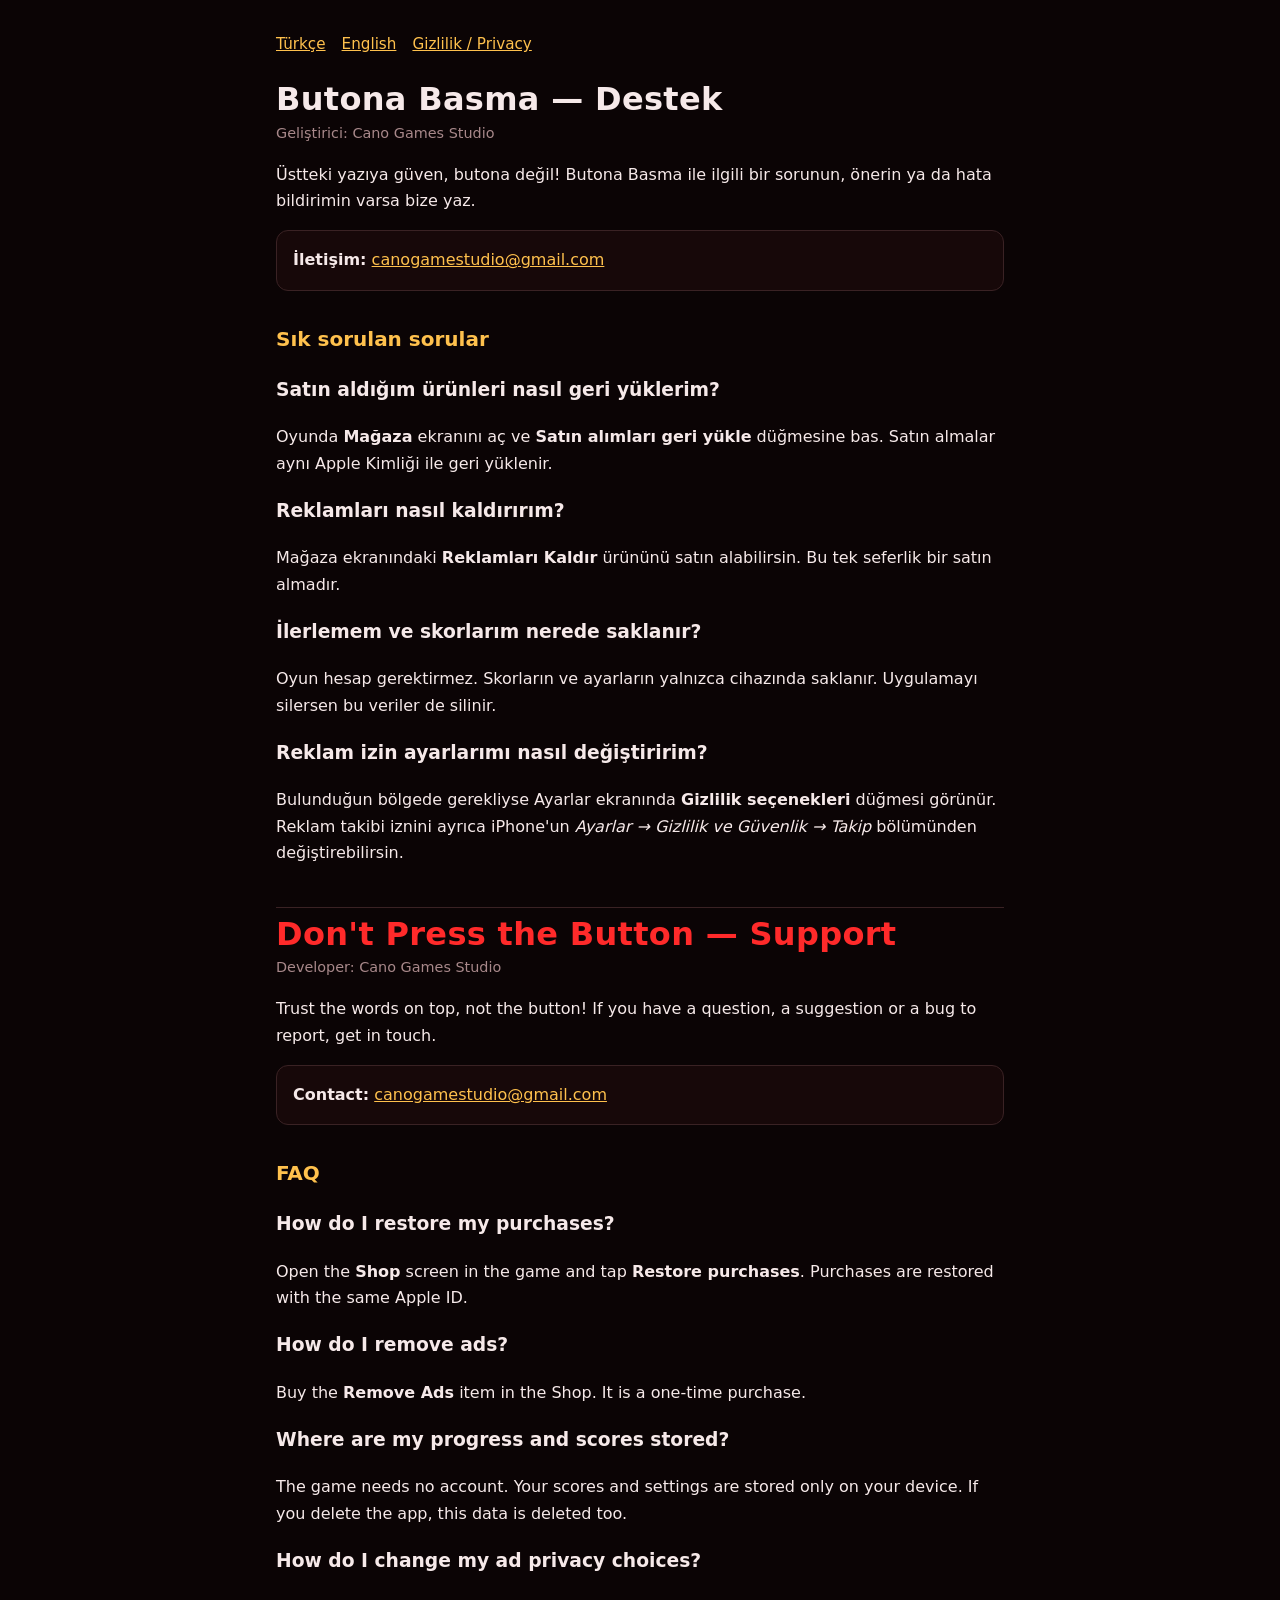
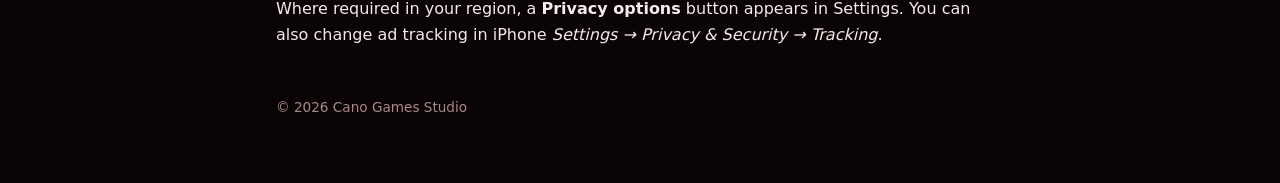
<file: index.html>
<!doctype html>
<html lang="tr">
<head>
<meta charset="utf-8">
<meta name="viewport" content="width=device-width,initial-scale=1">
<title>Butona Basma — Destek / Support</title>
<link rel="stylesheet" href="style.css">
</head>
<body>
<main>
<nav><a href="#tr">Türkçe</a><a href="#en">English</a><a href="privacy.html">Gizlilik / Privacy</a></nav>

<section id="tr">
<h1>Butona Basma — Destek</h1>
<p class="meta">Geliştirici: Cano Games Studio</p>
<p>Üstteki yazıya güven, butona değil! Butona Basma ile ilgili bir sorunun, önerin ya da hata bildirimin varsa bize yaz.</p>
<div class="card"><strong>İletişim:</strong> <a href="mailto:canogamestudio@gmail.com">canogamestudio@gmail.com</a></div>
<h2>Sık sorulan sorular</h2>
<h3>Satın aldığım ürünleri nasıl geri yüklerim?</h3>
<p>Oyunda <strong>Mağaza</strong> ekranını aç ve <strong>Satın alımları geri yükle</strong> düğmesine bas. Satın almalar aynı Apple Kimliği ile geri yüklenir.</p>
<h3>Reklamları nasıl kaldırırım?</h3>
<p>Mağaza ekranındaki <strong>Reklamları Kaldır</strong> ürününü satın alabilirsin. Bu tek seferlik bir satın almadır.</p>
<h3>İlerlemem ve skorlarım nerede saklanır?</h3>
<p>Oyun hesap gerektirmez. Skorların ve ayarların yalnızca cihazında saklanır. Uygulamayı silersen bu veriler de silinir.</p>
<h3>Reklam izin ayarlarımı nasıl değiştiririm?</h3>
<p>Bulunduğun bölgede gerekliyse Ayarlar ekranında <strong>Gizlilik seçenekleri</strong> düğmesi görünür. Reklam takibi iznini ayrıca iPhone'un <em>Ayarlar → Gizlilik ve Güvenlik → Takip</em> bölümünden değiştirebilirsin.</p>
</section>

<section id="en" class="lang">
<h1>Don't Press the Button — Support</h1>
<p class="meta">Developer: Cano Games Studio</p>
<p>Trust the words on top, not the button! If you have a question, a suggestion or a bug to report, get in touch.</p>
<div class="card"><strong>Contact:</strong> <a href="mailto:canogamestudio@gmail.com">canogamestudio@gmail.com</a></div>
<h2>FAQ</h2>
<h3>How do I restore my purchases?</h3>
<p>Open the <strong>Shop</strong> screen in the game and tap <strong>Restore purchases</strong>. Purchases are restored with the same Apple ID.</p>
<h3>How do I remove ads?</h3>
<p>Buy the <strong>Remove Ads</strong> item in the Shop. It is a one-time purchase.</p>
<h3>Where are my progress and scores stored?</h3>
<p>The game needs no account. Your scores and settings are stored only on your device. If you delete the app, this data is deleted too.</p>
<h3>How do I change my ad privacy choices?</h3>
<p>Where required in your region, a <strong>Privacy options</strong> button appears in Settings. You can also change ad tracking in iPhone <em>Settings → Privacy &amp; Security → Tracking</em>.</p>
</section>

<footer>© 2026 Cano Games Studio</footer>
</main>
</body>
</html>
</file>
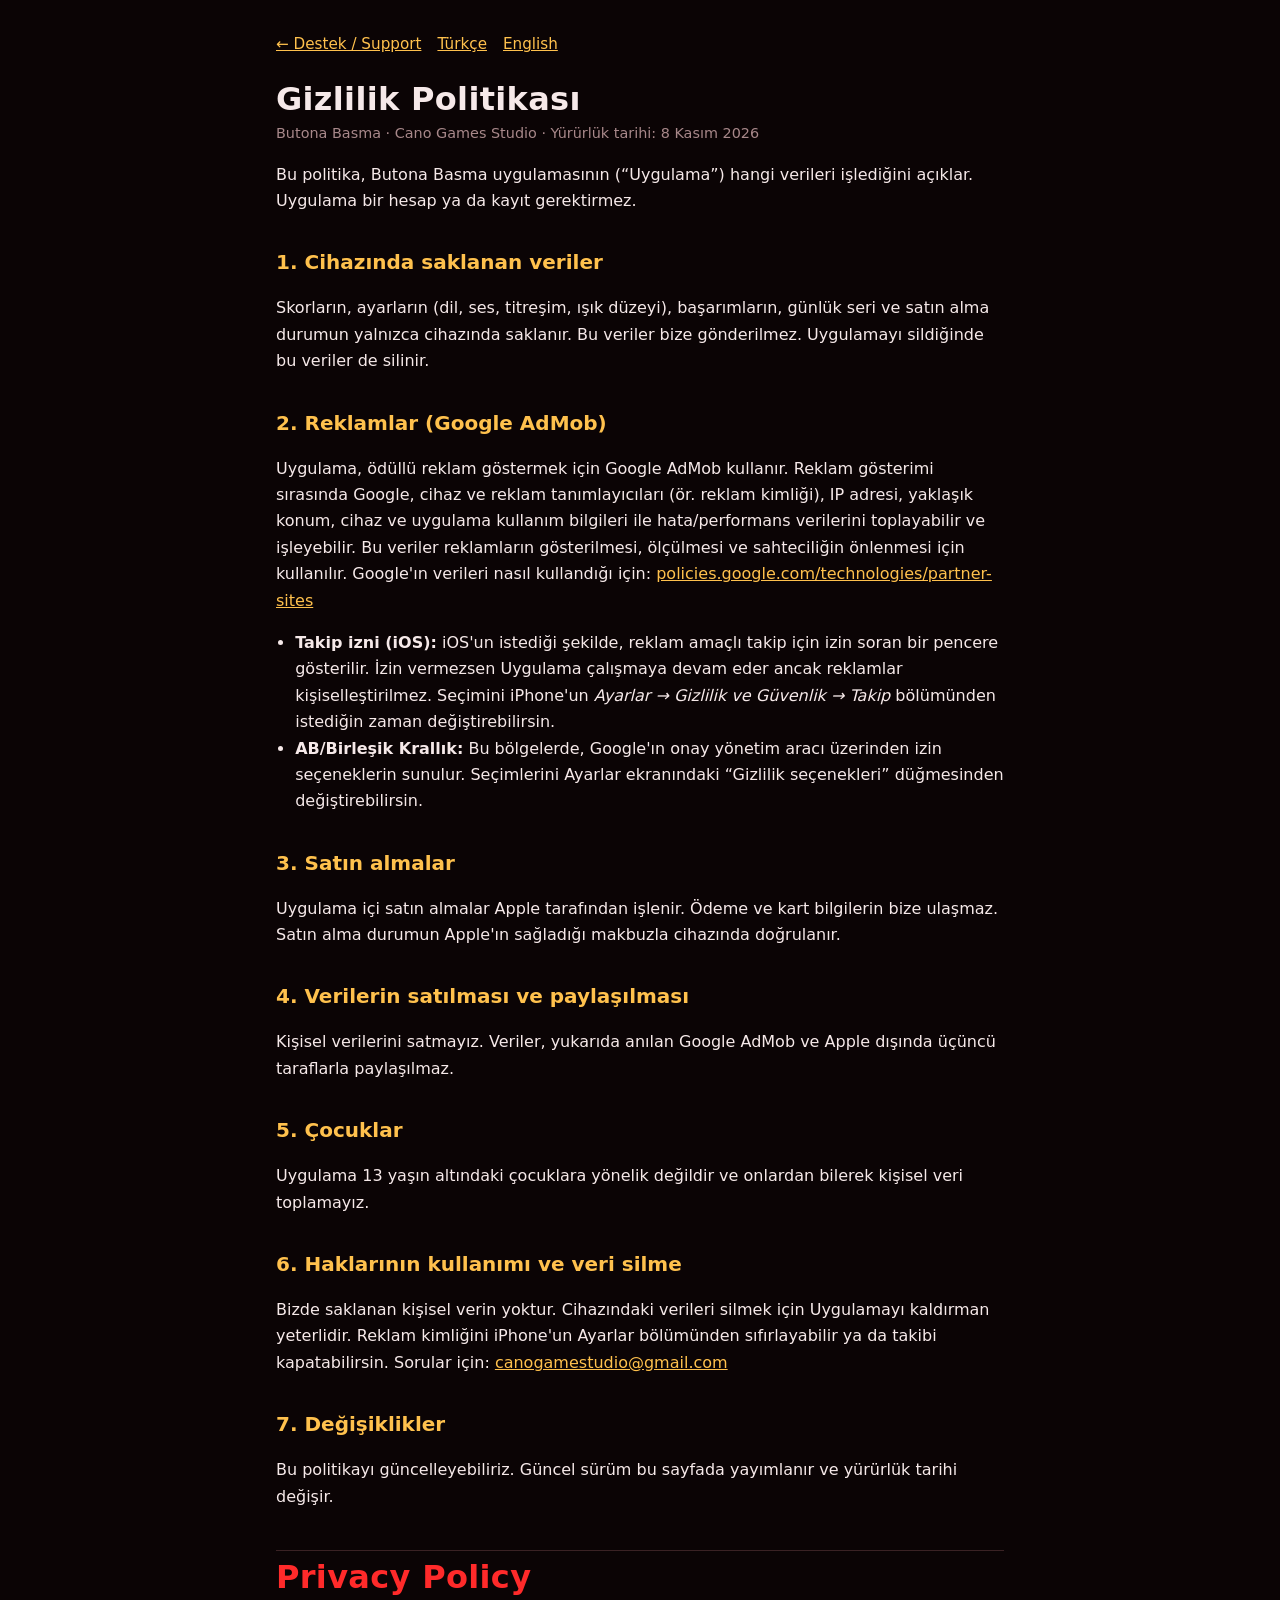
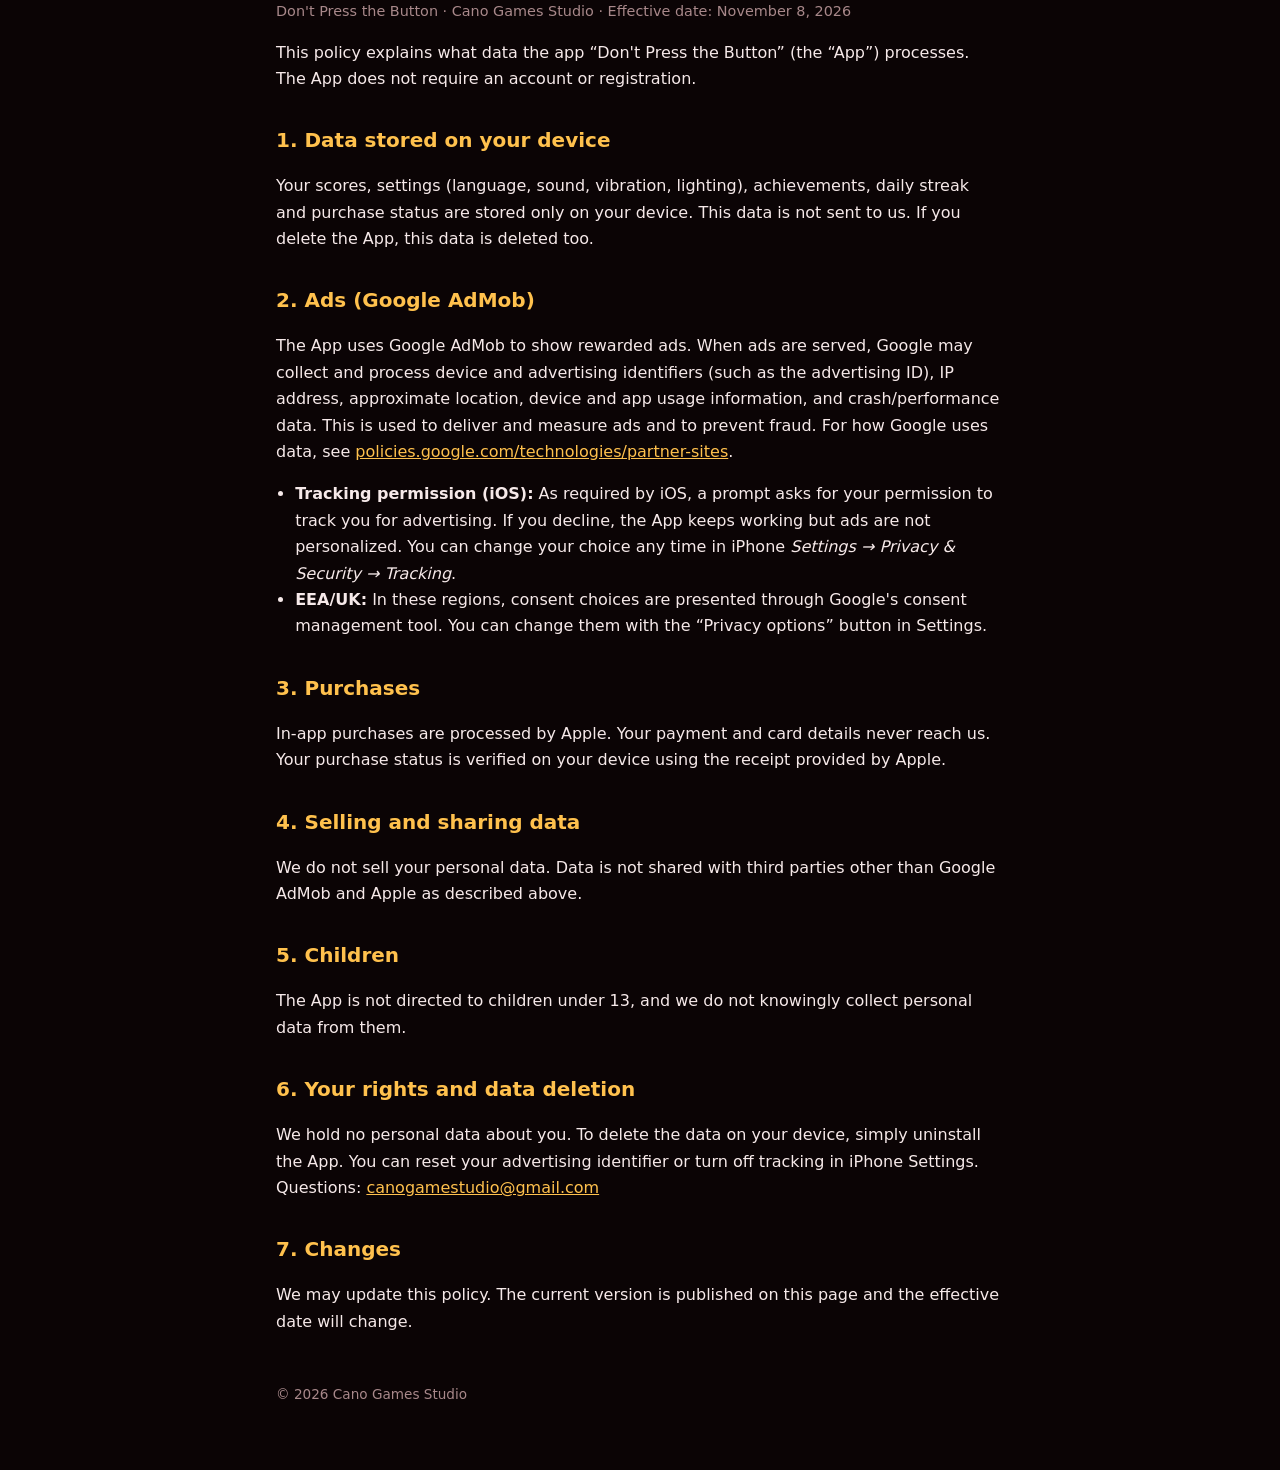
<file: privacy.html>
<!doctype html>
<html lang="tr">
<head>
<meta charset="utf-8">
<meta name="viewport" content="width=device-width,initial-scale=1">
<title>Butona Basma — Gizlilik Politikası / Privacy Policy</title>
<link rel="stylesheet" href="style.css">
</head>
<body>
<main>
<nav><a href="index.html">← Destek / Support</a><a href="#tr">Türkçe</a><a href="#en">English</a></nav>

<section id="tr">
<h1>Gizlilik Politikası</h1>
<p class="meta">Butona Basma · Cano Games Studio · Yürürlük tarihi: 8 Kasım 2026</p>
<p>Bu politika, Butona Basma uygulamasının (“Uygulama”) hangi verileri işlediğini açıklar. Uygulama bir hesap ya da kayıt gerektirmez.</p>

<h2>1. Cihazında saklanan veriler</h2>
<p>Skorların, ayarların (dil, ses, titreşim, ışık düzeyi), başarımların, günlük seri ve satın alma durumun yalnızca cihazında saklanır. Bu veriler bize gönderilmez. Uygulamayı sildiğinde bu veriler de silinir.</p>

<h2>2. Reklamlar (Google AdMob)</h2>
<p>Uygulama, ödüllü reklam göstermek için Google AdMob kullanır. Reklam gösterimi sırasında Google, cihaz ve reklam tanımlayıcıları (ör. reklam kimliği), IP adresi, yaklaşık konum, cihaz ve uygulama kullanım bilgileri ile hata/performans verilerini toplayabilir ve işleyebilir. Bu veriler reklamların gösterilmesi, ölçülmesi ve sahteciliğin önlenmesi için kullanılır. Google'ın verileri nasıl kullandığı için: <a href="https://policies.google.com/technologies/partner-sites">policies.google.com/technologies/partner-sites</a></p>
<ul>
<li><strong>Takip izni (iOS):</strong> iOS'un istediği şekilde, reklam amaçlı takip için izin soran bir pencere gösterilir. İzin vermezsen Uygulama çalışmaya devam eder ancak reklamlar kişiselleştirilmez. Seçimini iPhone'un <em>Ayarlar → Gizlilik ve Güvenlik → Takip</em> bölümünden istediğin zaman değiştirebilirsin.</li>
<li><strong>AB/Birleşik Krallık:</strong> Bu bölgelerde, Google'ın onay yönetim aracı üzerinden izin seçeneklerin sunulur. Seçimlerini Ayarlar ekranındaki “Gizlilik seçenekleri” düğmesinden değiştirebilirsin.</li>
</ul>

<h2>3. Satın almalar</h2>
<p>Uygulama içi satın almalar Apple tarafından işlenir. Ödeme ve kart bilgilerin bize ulaşmaz. Satın alma durumun Apple'ın sağladığı makbuzla cihazında doğrulanır.</p>

<h2>4. Verilerin satılması ve paylaşılması</h2>
<p>Kişisel verilerini satmayız. Veriler, yukarıda anılan Google AdMob ve Apple dışında üçüncü taraflarla paylaşılmaz.</p>

<h2>5. Çocuklar</h2>
<p>Uygulama 13 yaşın altındaki çocuklara yönelik değildir ve onlardan bilerek kişisel veri toplamayız.</p>

<h2>6. Haklarının kullanımı ve veri silme</h2>
<p>Bizde saklanan kişisel verin yoktur. Cihazındaki verileri silmek için Uygulamayı kaldırman yeterlidir. Reklam kimliğini iPhone'un Ayarlar bölümünden sıfırlayabilir ya da takibi kapatabilirsin. Sorular için: <a href="mailto:canogamestudio@gmail.com">canogamestudio@gmail.com</a></p>

<h2>7. Değişiklikler</h2>
<p>Bu politikayı güncelleyebiliriz. Güncel sürüm bu sayfada yayımlanır ve yürürlük tarihi değişir.</p>
</section>

<section id="en" class="lang">
<h1>Privacy Policy</h1>
<p class="meta">Don't Press the Button · Cano Games Studio · Effective date: November 8, 2026</p>
<p>This policy explains what data the app “Don't Press the Button” (the “App”) processes. The App does not require an account or registration.</p>

<h2>1. Data stored on your device</h2>
<p>Your scores, settings (language, sound, vibration, lighting), achievements, daily streak and purchase status are stored only on your device. This data is not sent to us. If you delete the App, this data is deleted too.</p>

<h2>2. Ads (Google AdMob)</h2>
<p>The App uses Google AdMob to show rewarded ads. When ads are served, Google may collect and process device and advertising identifiers (such as the advertising ID), IP address, approximate location, device and app usage information, and crash/performance data. This is used to deliver and measure ads and to prevent fraud. For how Google uses data, see <a href="https://policies.google.com/technologies/partner-sites">policies.google.com/technologies/partner-sites</a>.</p>
<ul>
<li><strong>Tracking permission (iOS):</strong> As required by iOS, a prompt asks for your permission to track you for advertising. If you decline, the App keeps working but ads are not personalized. You can change your choice any time in iPhone <em>Settings → Privacy &amp; Security → Tracking</em>.</li>
<li><strong>EEA/UK:</strong> In these regions, consent choices are presented through Google's consent management tool. You can change them with the “Privacy options” button in Settings.</li>
</ul>

<h2>3. Purchases</h2>
<p>In-app purchases are processed by Apple. Your payment and card details never reach us. Your purchase status is verified on your device using the receipt provided by Apple.</p>

<h2>4. Selling and sharing data</h2>
<p>We do not sell your personal data. Data is not shared with third parties other than Google AdMob and Apple as described above.</p>

<h2>5. Children</h2>
<p>The App is not directed to children under 13, and we do not knowingly collect personal data from them.</p>

<h2>6. Your rights and data deletion</h2>
<p>We hold no personal data about you. To delete the data on your device, simply uninstall the App. You can reset your advertising identifier or turn off tracking in iPhone Settings. Questions: <a href="mailto:canogamestudio@gmail.com">canogamestudio@gmail.com</a></p>

<h2>7. Changes</h2>
<p>We may update this policy. The current version is published on this page and the effective date will change.</p>
</section>

<footer>© 2026 Cano Games Studio</footer>
</main>
</body>
</html>
</file>
<file: style.css>
:root{--bg:#0b0405;--panel:#170809;--line:#3a2224;--ink:#f6e9e9;--muted:#a8888a;--red:#ff2a2a;--amber:#ffc14d}
*{box-sizing:border-box}
body{margin:0;background:var(--bg);color:var(--ink);font:16px/1.65 system-ui,-apple-system,"Segoe UI",Roboto,sans-serif}
main{max-width:760px;margin:0 auto;padding:32px 16px 64px}
h1{font-size:2rem;line-height:1.15;margin:0 0 4px;letter-spacing:.01em}
h2{font-size:1.25rem;margin:32px 0 8px;color:var(--amber)}
.lang{border-top:1px solid var(--line);margin-top:40px;padding-top:8px}
.lang>h1{color:var(--red)}
.meta{color:var(--muted);font-size:.9rem;margin:0 0 16px}
a{color:var(--amber)}
ul{padding-left:1.2em}
nav{display:flex;gap:16px;flex-wrap:wrap;margin:0 0 24px;font-size:.95rem}
.card{background:var(--panel);border:1px solid var(--line);border-radius:12px;padding:16px;margin:16px 0}
footer{color:var(--muted);font-size:.85rem;margin-top:48px}
</file>
